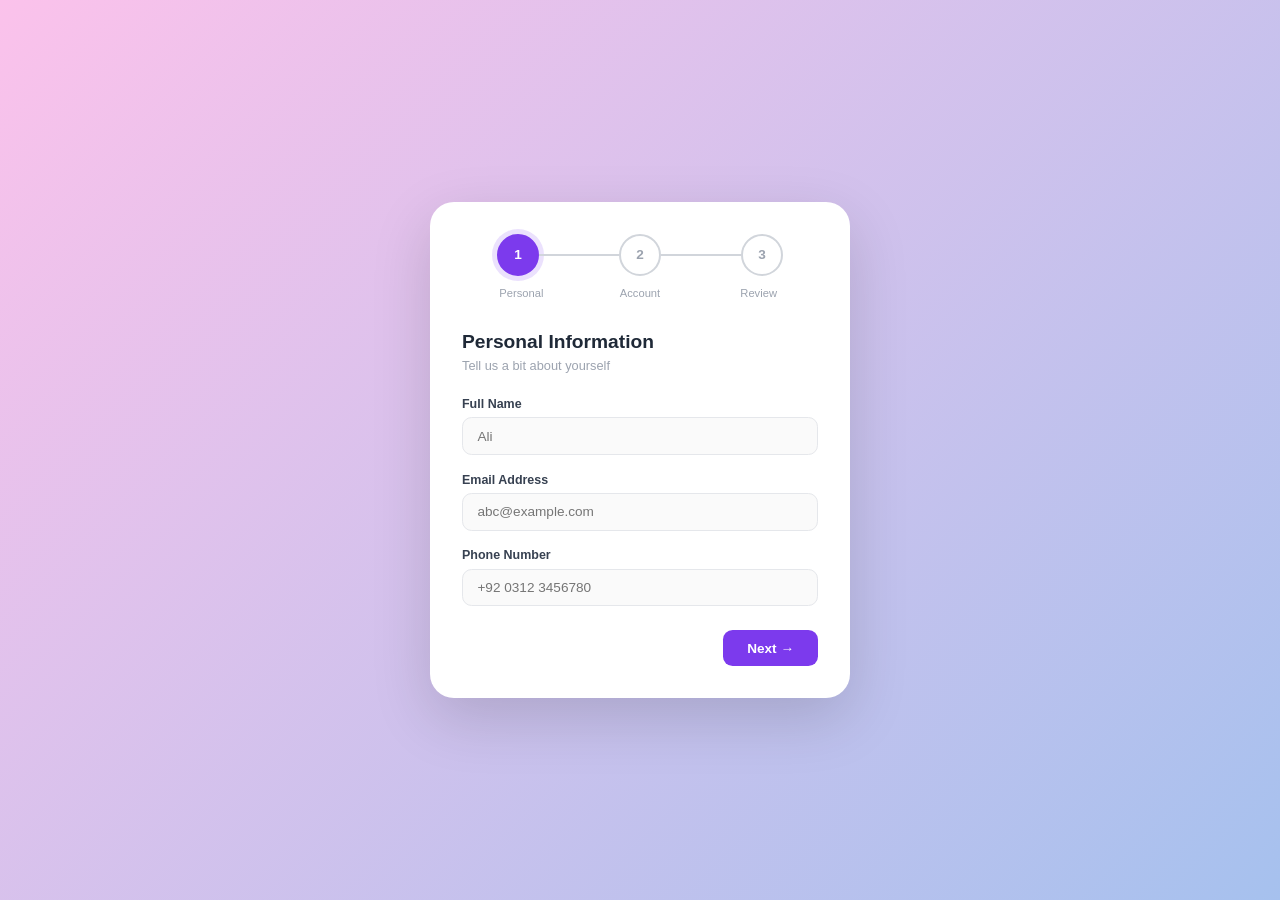
<file: Multi-Step-Form-Login/index.html>
<!DOCTYPE html>
<html lang="en">

<head>
    <meta charset="UTF-8">
    <meta name="viewport" content="width=device-width, initial-scale=1.0">
    <title>Multi-Step Form with Progress Indicator</title>
    <link rel="stylesheet" href="styles.css">
</head>

<body>
    <div class="container">

        <!-- Progress Bar -->
        <div class="progress-wrapper" id="progress-wrapper">
            <ul class="progressBar">
                <li class="active" id="step-dot-1"><span class="num">1</span></li>
                <div class="line" id="line-1"></div>
                <li id="step-dot-2"><span class="num">2</span></li>
                <div class="line" id="line-2"></div>
                <li id="step-dot-3"><span class="num">3</span></li>
            </ul>
            <div class="step-labels">
                <span class="active-label" id="lbl-1">Personal</span>
                <span id="lbl-2">Account</span>
                <span id="lbl-3">Review</span>
            </div>
        </div>

        <!-- STEP 1 Form-->
        <div class="form-step active" id="step-1">
            <h2>Personal Information</h2>
            <p class="subtitle">Tell us a bit about yourself</p>

            <div class="field">
                <label>Full Name</label>
                <input type="text" id="fullName" placeholder="Ali" />
                <div class="error-msg" id="err-fullName">Full name is required</div>
            </div>

            <div class="field">
                <label>Email Address</label>
                <input type="email" id="email" placeholder="abc@example.com" />
                <div class="error-msg" id="err-email">Enter a valid email</div>
            </div>

            <div class="field">
                <label>Phone Number</label>
                <input type="tel" id="phone" placeholder="+92 0312 3456780" />
                <div class="error-msg" id="err-phone">Phone number is required</div>
            </div>

            <div class="btn-row">
                <button class="btn btn-next" onclick="goNext(1)">Next →</button>
            </div>
        </div>

        <!-- STEP 2 Form -->
        <div class="form-step" id="step-2">
            <h2>Account Setup</h2>
            <p class="subtitle">Create your login credentials</p>

            <div class="field">
                <label>Username</label>
                <input type="text" id="username" placeholder="ali123" />
                <div class="error-msg" id="err-username">Username is required</div>
            </div>

            <div class="field">
                <label>Password</label>
                <input type="password" id="password" placeholder="Min. 6 characters" />
                <div class="error-msg" id="err-password">Minimum 6 characters</div>
            </div>

            <div class="field">
                <label>Country / Location</label>
                <select id="country">
                    <option value="">Select a country...</option>
                    <option>Pakistan</option>
                    <option>Canada</option>
                    <option>Germany</option>
                    <option>France</option>
                    <option>India</option>
                    <option>UAE</option>
                    <option>Other</option>
                </select>
                <div class="error-msg" id="err-country">Please select a country</div>
            </div>

            <div class="btn-row">
                <button class="btn btn-back" onclick="goBack(2)">← Back</button>
                <button class="btn btn-next" onclick="goNext(2)">Next →</button>
            </div>
        </div>

        <!-- Review -->
        <div class="form-step" id="step-3">
            <h2>Review & Confirm</h2>
            <p class="subtitle">Make sure everything looks right</p>

            <div class="review-box">
                <h3>Personal Info</h3>
                <div class="review-item"><span>Full Name</span><span id="r-name">—</span></div>
                <div class="review-item"><span>Email</span><span id="r-email">—</span></div>
                <div class="review-item"><span>Phone</span><span id="r-phone">—</span></div>
            </div>

            <div class="review-box">
                <h3>Account Details</h3>
                <div class="review-item"><span>Username</span><span id="r-username">—</span></div>
                <div class="review-item"><span>Country</span><span id="r-country">—</span></div>
            </div>

            <div class="btn-row">
                <button class="btn btn-back" onclick="goBack(3)">← Back</button>
            </div>
            <button class="btn btn-submit" onclick="submitForm()">Submit</button>
        </div>

        <!-- Success -->
        <div class="success-screen" id="success">
            <div class="check-icon">✓</div>
            <h2>You're all set!</h2>
            <p>Your account has been created successfully.</p>
        </div>


        <script src="script.js"></script>
</body>

</html>
</file>
<file: Multi-Step-Form-Login/styles.css>
* {
  margin: 0;
  padding: 0;
  box-sizing: border-box;
}

body {
  font-family: "Poppins", sans-serif;
  background: linear-gradient(135deg, #fbc2eb 0%, #a6c1ee 100%);
  min-height: 100vh;
  display: flex;
  justify-content: center;
  align-items: center;
  padding: 20px;
}

.container {
  background: white;
  width: 420px;
  border-radius: 1.5rem;
  padding: 2rem;
  box-shadow: 0 20px 60px rgba(0, 0, 0, 0.15);
  animation: slideUp 0.5s ease;
}

@keyframes slideUp {
  from {
    opacity: 0;
    transform: translateY(30px);
  }
  to {
    opacity: 1;
    transform: translateY(0);
  }
}

/* ── Progress Bar ── */
.progress-wrapper {
  margin-bottom: 2rem;
}

.progressBar {
  display: flex;
  align-items: center;
  justify-content: center;
  list-style: none;
  margin-bottom: 0.7rem;
  gap: 0;
}

/* Connecting line btw steps */
.progressBar .line {
  flex: 1;
  height: 2.5px;
  background: #d1d5db;
  transition: background 0.4s ease;
  max-width: 80px;
}

.progressBar .line.filled {
  background: #7c3aed;
}

.progressBar li {
  height: 42px;
  width: 42px;
  min-width: 42px;
  border: 2.5px solid #d1d5db;
  border-radius: 50%;
  font-size: 0.85rem;
  font-weight: 600;
  display: flex;
  align-items: center;
  justify-content: center;
  background: white;
  color: #9ca3af;
  transition: all 0.4s ease;
  flex-shrink: 0;
}

.progressBar li.active {
  border-color: #7c3aed;
  background: #7c3aed;
  color: white;
  box-shadow: 0 0 0 5px rgba(124, 58, 237, 0.15);
}

.progressBar li.completed {
  border-color: #7c3aed;
  background: #7c3aed;
  color: white;
}

.progressBar li.completed .num {
  display: none;
}
.progressBar li.completed::before {
  content: "✓";
  font-size: 1rem;
  font-weight: 700;
}

/* ── Step Labels ── */
.step-labels {
  display: grid;
  grid-template-columns: 1fr 1fr 1fr;
  text-align: center;
}

.step-labels span {
  font-size: 0.7rem;
  color: #9ca3af;
  font-weight: 500;
  transition: color 0.3s;
}

/* ── Form Steps ── */
.form-step {
  display: none;
  animation: fadeIn 0.35s ease;
}
.form-step.active {
  display: block;
}

@keyframes fadeIn {
  from {
    opacity: 0;
    transform: translateX(15px);
  }
  to {
    opacity: 1;
    transform: translateX(0);
  }
}

.form-step h2 {
  font-size: 1.2rem;
  font-weight: 700;
  color: #1f2937;
  margin-bottom: 0.3rem;
}
.form-step p.subtitle {
  font-size: 0.8rem;
  color: #9ca3af;
  margin-bottom: 1.5rem;
}

/* ── Inputs ── */
.field {
  margin-bottom: 1.1rem;
}

.field label {
  display: block;
  font-size: 0.78rem;
  font-weight: 600;
  color: #374151;
  margin-bottom: 0.4rem;
}

.field input,
.field select {
  width: 100%;
  padding: 0.65rem 0.9rem;
  border: 1.8px solid #e5e7eb;
  border-radius: 0.6rem;
  font-family: "Poppins", sans-serif;
  font-size: 0.85rem;
  color: #1f2937;
  outline: none;
  transition:
    border-color 0.3s,
    box-shadow 0.3s;
  background: #fafafa;
}

.field input:focus,
.field select:focus {
  border-color: #7c3aed;
  box-shadow: 0 0 0 3px rgba(124, 58, 237, 0.1);
  background: white;
}

.field input.error,
.field select.error {
  border-color: #ef4444;
}

.error-msg {
  font-size: 0.7rem;
  color: #ef4444;
  margin-top: 0.3rem;
  display: none;
}

/* ── Review Box ── */
.review-box {
  background: #f5f3ff;
  border-radius: 0.75rem;
  padding: 1rem 1.2rem;
  margin-bottom: 1rem;
}

.review-box h3 {
  font-size: 0.75rem;
  font-weight: 700;
  color: #7c3aed;
  text-transform: uppercase;
  letter-spacing: 0.05em;
  margin-bottom: 0.6rem;
}

.review-item {
  display: flex;
  justify-content: space-between;
  font-size: 0.8rem;
  color: #4b5563;
  padding: 0.25rem 0;
  border-bottom: 1px solid #ede9fe;
}

.review-item:last-child {
  border-bottom: none;
}
.review-item span:last-child {
  font-weight: 600;
  color: #1f2937;
}

/* ── Buttons ── */
.btn-row {
  display: flex;
  justify-content: space-between;
  align-items: center;
  margin-top: 1.5rem;
}

.btn {
  padding: 0.65rem 1.5rem;
  border-radius: 0.6rem;
  font-family: "Poppins", sans-serif;
  font-size: 0.85rem;
  font-weight: 600;
  cursor: pointer;
  border: none;
  transition: all 0.3s ease;
}

.btn-back {
  background: #f3f4f6;
  color: #6b7280;
}
.btn-back:hover {
  background: #e5e7eb;
}

.btn-next {
  background: #7c3aed;
  color: white;
  margin-left: auto;
}
.btn-next:hover {
  background: #6d28d9;
  transform: translateY(-1px);
  box-shadow: 0 4px 15px rgba(124, 58, 237, 0.35);
}

.btn-submit {
  background: linear-gradient(135deg, #7c3aed, #a78bfa);
  color: white;
  width: 100%;
  padding: 0.8rem;
  margin-top: 0.5rem;
  border-radius: 0.75rem;
  font-size: 0.9rem;
  border: none;
  font-family: "Poppins", sans-serif;
  font-weight: 600;
  cursor: pointer;
  transition: all 0.3s ease;
}

.btn-submit:hover {
  transform: translateY(-2px);
  box-shadow: 0 6px 20px rgba(124, 58, 237, 0.4);
}

/* ── Success Screen ── */
.success-screen {
  display: none;
  text-align: center;
  padding: 1.5rem 0;
  animation: fadeIn 0.5s ease;
}

.success-screen .check-icon {
  width: 70px;
  height: 70px;
  background: linear-gradient(135deg, #7c3aed, #a78bfa);
  border-radius: 50%;
  display: flex;
  align-items: center;
  justify-content: center;
  margin: 0 auto 1.2rem;
  font-size: 2rem;
  color: white;
  box-shadow: 0 8px 25px rgba(124, 58, 237, 0.35);
  animation: pop 0.4s ease 0.2s both;
}

@keyframes pop {
  from {
    transform: scale(0);
  }
  to {
    transform: scale(1);
  }
}

.success-screen h2 {
  font-size: 1.3rem;
  color: #1f2937;
  margin-bottom: 0.4rem;
}
.success-screen p {
  font-size: 0.85rem;
  color: #9ca3af;
}
</file>
